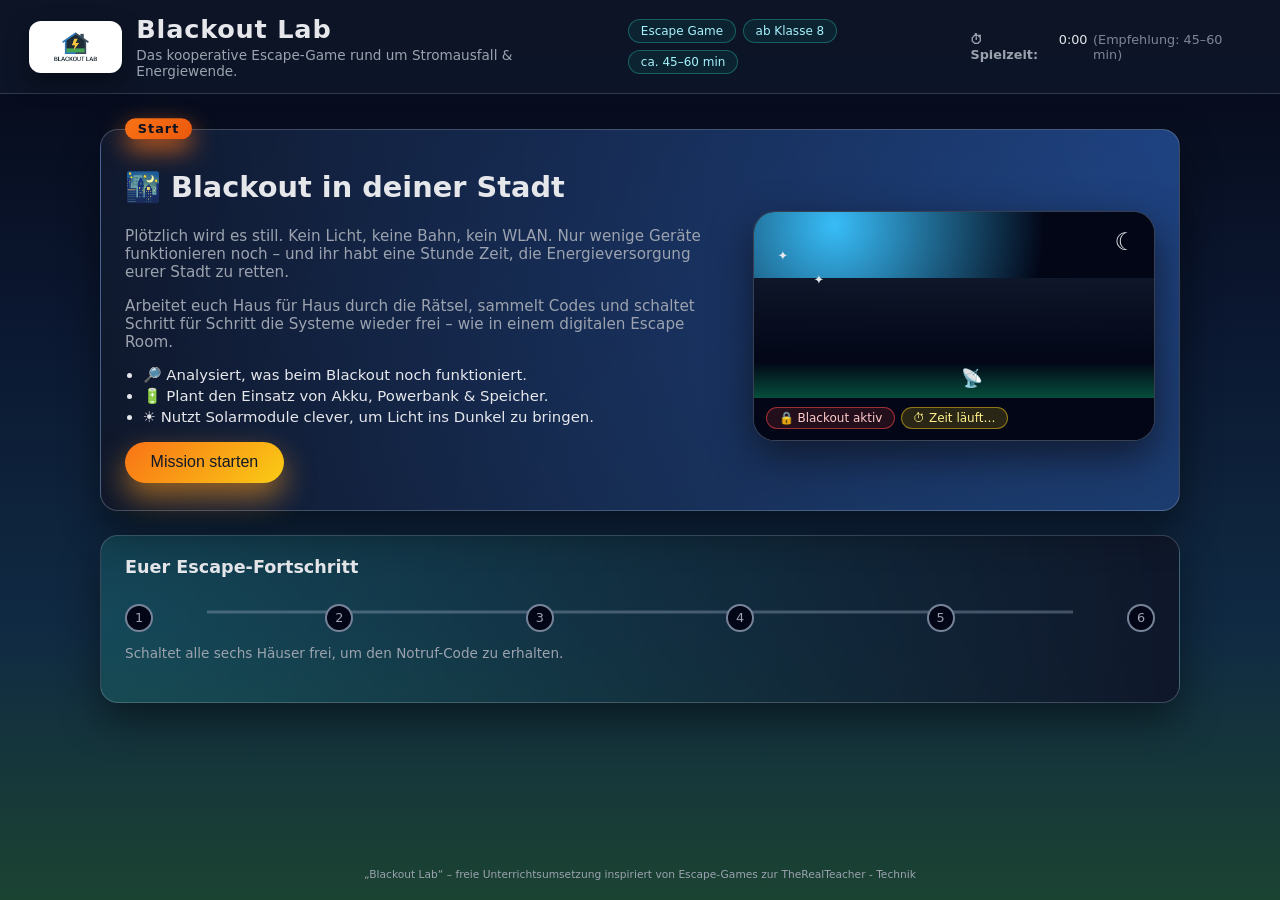
<file: index.html>
<!doctype html>
<html lang="de">
<head>
  <meta charset="utf-8">
  <title>Blackout Lab</title>
  <meta name="description" content="Blackout Lab – kooperatives Browser-Escape-Game zur Energiewende für den Unterricht ab Klasse 8.">
  <meta name="viewport" content="width=device-width, initial-scale=1">
  <link rel="stylesheet" href="css/styles.css">
</head>
<body>
  <header class="app-header">
    <div class="brand">
      <img src="assets/logo.png" alt="Logo des Online-Escape-Games Blackout Lab" class="logo">
      <div class="title-block">
        <h1>Blackout Lab</h1>
        <p>Das kooperative Escape-Game rund um Stromausfall & Energiewende.</p>
      </div>
    </div>
    <nav class="top-nav">
      <span class="nav-pill">Escape Game</span>
      <span class="nav-pill">ab Klasse 8</span>
      <span class="nav-pill">ca. 45–60 min</span>
    </nav>
    <div class="time-info" aria-label="Spielzeit">
      <span class="time-label">⏱ Spielzeit:</span>
      <span id="time-display" class="time-value">0:00</span>
      <span class="time-hint">(Empfehlung: 45–60 min)</span>
    </div>
  </header>

  <main id="app">
    <section id="intro" class="card card-house intro-card">
      <div class="house-header">
        <span class="house-number">Start</span>
      </div>
      <div class="card-content intro-layout">
        <div class="intro-text">
          <h2>🌃 Blackout in deiner Stadt</h2>
          <p>
            Plötzlich wird es still. Kein Licht, keine Bahn, kein WLAN. Nur wenige Geräte
            funktionieren noch – und ihr habt eine Stunde Zeit, die Energieversorgung
            eurer Stadt zu retten.
          </p>
          <p>
            Arbeitet euch Haus für Haus durch die Rätsel, sammelt Codes und schaltet
            Schritt für Schritt die Systeme wieder frei – wie in einem digitalen
            Escape Room.
          </p>
          <ul class="intro-list">
            <li>🔎 Analysiert, was beim Blackout noch funktioniert.</li>
            <li>🔋 Plant den Einsatz von Akku, Powerbank & Speicher.</li>
            <li>☀️ Nutzt Solarmodule clever, um Licht ins Dunkel zu bringen.</li>
          </ul>
          <button id="btn-start" class="btn primary btn-large">Mission starten</button>
        </div>
        <div class="intro-visual">
          <div class="city-card">
            <div class="city-sky">
              <span class="city-moon">☾</span>
              <span class="city-star">✦</span>
              <span class="city-star">✦</span>
            </div>
            <div class="city-buildings">
              <div class="building building-dark"></div>
              <div class="building building-signal"></div>
              <div class="building building-lit"></div>
            </div>
            <div class="city-status">
              <span class="status-chip status-danger">🔒 Blackout aktiv</span>
              <span class="status-chip status-warning">⏱ Zeit läuft…</span>
            </div>
          </div>
        </div>
      </div>
    </section>

    <section class="card progress-card">
      <h2 class="progress-title">Euer Escape-Fortschritt</h2>
      <div id="progress-bar" class="progress-bar">
        <div class="progress-line"></div>
        <div class="progress-steps" role="list" aria-label="Spielfortschritt">
          <div class="progress-step" role="listitem" aria-label="Haus 1" data-step="1">1</div>
          <div class="progress-step" role="listitem" aria-label="Haus 2" data-step="2">2</div>
          <div class="progress-step" role="listitem" aria-label="Haus 3" data-step="3">3</div>
          <div class="progress-step" role="listitem" aria-label="Haus 4" data-step="4">4</div>
          <div class="progress-step" role="listitem" aria-label="Haus 5" data-step="5">5</div>
          <div class="progress-step" role="listitem" aria-label="Haus 6" data-step="6">6</div>
        </div>
      </div>
      <p class="progress-hint">Schaltet alle sechs H&auml;user frei, um den Notruf-Code zu erhalten.</p>
    </section>

    <section id="level-container"></section>

    <section id="outro" class="card card-house hidden outro-card">
      <div class="house-header">
        <span class="house-number">✅</span>
      </div>
      <div class="card-content">
        <h2>Ihr habt den Blackout beendet! 🎉</h2>
        <p id="outro-text">
          Ihr habt alle Rätsel gelöst und den Strom in eurer Stadt wiederhergestellt.
        </p>
        <div class="outro-badges">
          <span class="badge">🧠 Energiewende-Expert:innen</span>
          <span class="badge">🤝 Teamwork geschafft</span>
          <span class="badge">🔐 Escape-Code geknackt</span>
        </div>
        <button id="btn-restart" class="btn">Noch einmal spielen</button>
      </div>
    </section>
  </main>

  <footer class="app-footer">
    <small>
      „Blackout Lab“ – freie Unterrichtsumsetzung inspiriert von Escape-Games zur TheRealTeacher - Technik
    </small>
  </footer>

  <script src="js/game.js"></script>
</body>
</html>
</file>
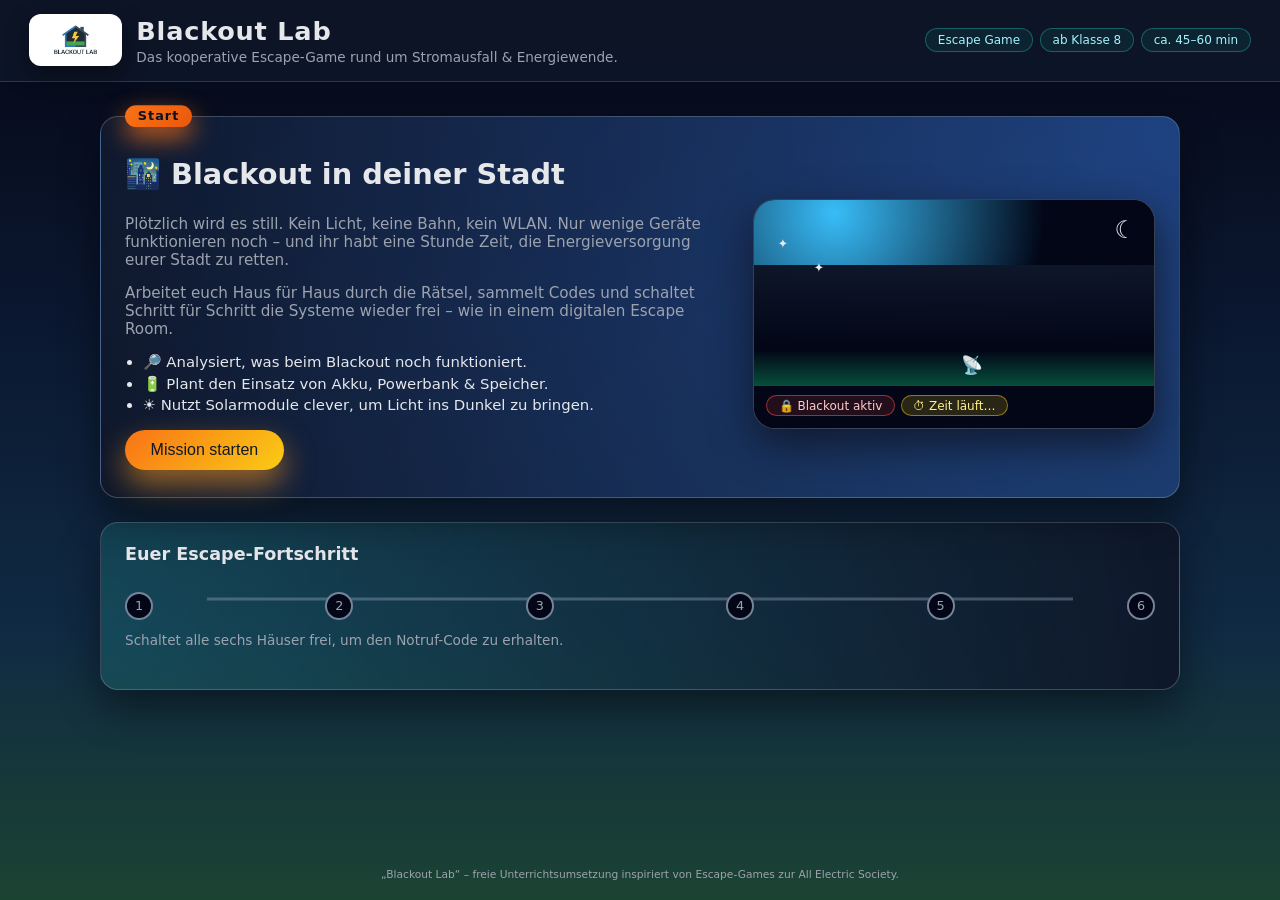
<file: index (1).html>
<!doctype html>
<html lang="de">
<head>
  <meta charset="utf-8">
  <title>Blackout Lab</title>
  <meta name="viewport" content="width=device-width, initial-scale=1">
  <link rel="stylesheet" href="css/styles.css">
</head>
<body>
  <header class="app-header">
    <div class="brand">
      <img src="assets/logo.png" alt="Blackout Lab Logo" class="logo">
      <div class="title-block">
        <h1>Blackout Lab</h1>
        <p>Das kooperative Escape-Game rund um Stromausfall & Energiewende.</p>
      </div>
    </div>
    <nav class="top-nav">
      <span class="nav-pill">Escape Game</span>
      <span class="nav-pill">ab Klasse 8</span>
      <span class="nav-pill">ca. 45–60 min</span>
    </nav>
  </header>

  <main id="app">
    <section id="intro" class="card card-house intro-card">
      <div class="house-header">
        <span class="house-number">Start</span>
      </div>
      <div class="card-content intro-layout">
        <div class="intro-text">
          <h2>🌃 Blackout in deiner Stadt</h2>
          <p>
            Plötzlich wird es still. Kein Licht, keine Bahn, kein WLAN. Nur wenige Geräte
            funktionieren noch – und ihr habt eine Stunde Zeit, die Energieversorgung
            eurer Stadt zu retten.
          </p>
          <p>
            Arbeitet euch Haus für Haus durch die Rätsel, sammelt Codes und schaltet
            Schritt für Schritt die Systeme wieder frei – wie in einem digitalen
            Escape Room.
          </p>
          <ul class="intro-list">
            <li>🔎 Analysiert, was beim Blackout noch funktioniert.</li>
            <li>🔋 Plant den Einsatz von Akku, Powerbank & Speicher.</li>
            <li>☀️ Nutzt Solarmodule clever, um Licht ins Dunkel zu bringen.</li>
          </ul>
          <button id="btn-start" class="btn primary btn-large">Mission starten</button>
        </div>
        <div class="intro-visual">
          <div class="city-card">
            <div class="city-sky">
              <span class="city-moon">☾</span>
              <span class="city-star">✦</span>
              <span class="city-star">✦</span>
            </div>
            <div class="city-buildings">
              <div class="building building-dark"></div>
              <div class="building building-signal"></div>
              <div class="building building-lit"></div>
            </div>
            <div class="city-status">
              <span class="status-chip status-danger">🔒 Blackout aktiv</span>
              <span class="status-chip status-warning">⏱ Zeit läuft…</span>
            </div>
          </div>
        </div>
      </div>
    </section>

    <section class="card progress-card">
      <h2 class="progress-title">Euer Escape-Fortschritt</h2>
      <div id="progress-bar" class="progress-bar">
        <div class="progress-line"></div>
        <div class="progress-steps">
          <div class="progress-step" data-step="1">1</div>
          <div class="progress-step" data-step="2">2</div>
          <div class="progress-step" data-step="3">3</div>
          <div class="progress-step" data-step="4">4</div>
          <div class="progress-step" data-step="5">5</div>
          <div class="progress-step" data-step="6">6</div>
        </div>
      </div>
      <p class="progress-hint">Schaltet alle sechs H&auml;user frei, um den Notruf-Code zu erhalten.</p>
    </section>

    <section id="level-container"></section>

    <section id="outro" class="card card-house hidden outro-card">
      <div class="house-header">
        <span class="house-number">✅</span>
      </div>
      <div class="card-content">
        <h2>Ihr habt den Blackout beendet! 🎉</h2>
        <p id="outro-text">
          Ihr habt alle Rätsel gelöst und den Strom in eurer Stadt wiederhergestellt.
        </p>
        <div class="outro-badges">
          <span class="badge">🧠 Energiewende-Expert:innen</span>
          <span class="badge">🤝 Teamwork geschafft</span>
          <span class="badge">🔐 Escape-Code geknackt</span>
        </div>
        <button id="btn-restart" class="btn">Noch einmal spielen</button>
      </div>
    </section>
  </main>

  <footer class="app-footer">
    <small>
      „Blackout Lab“ – freie Unterrichtsumsetzung inspiriert von Escape-Games zur All Electric Society.
    </small>
  </footer>

  <script src="js/game.js"></script>
</body>
</html>
</file>
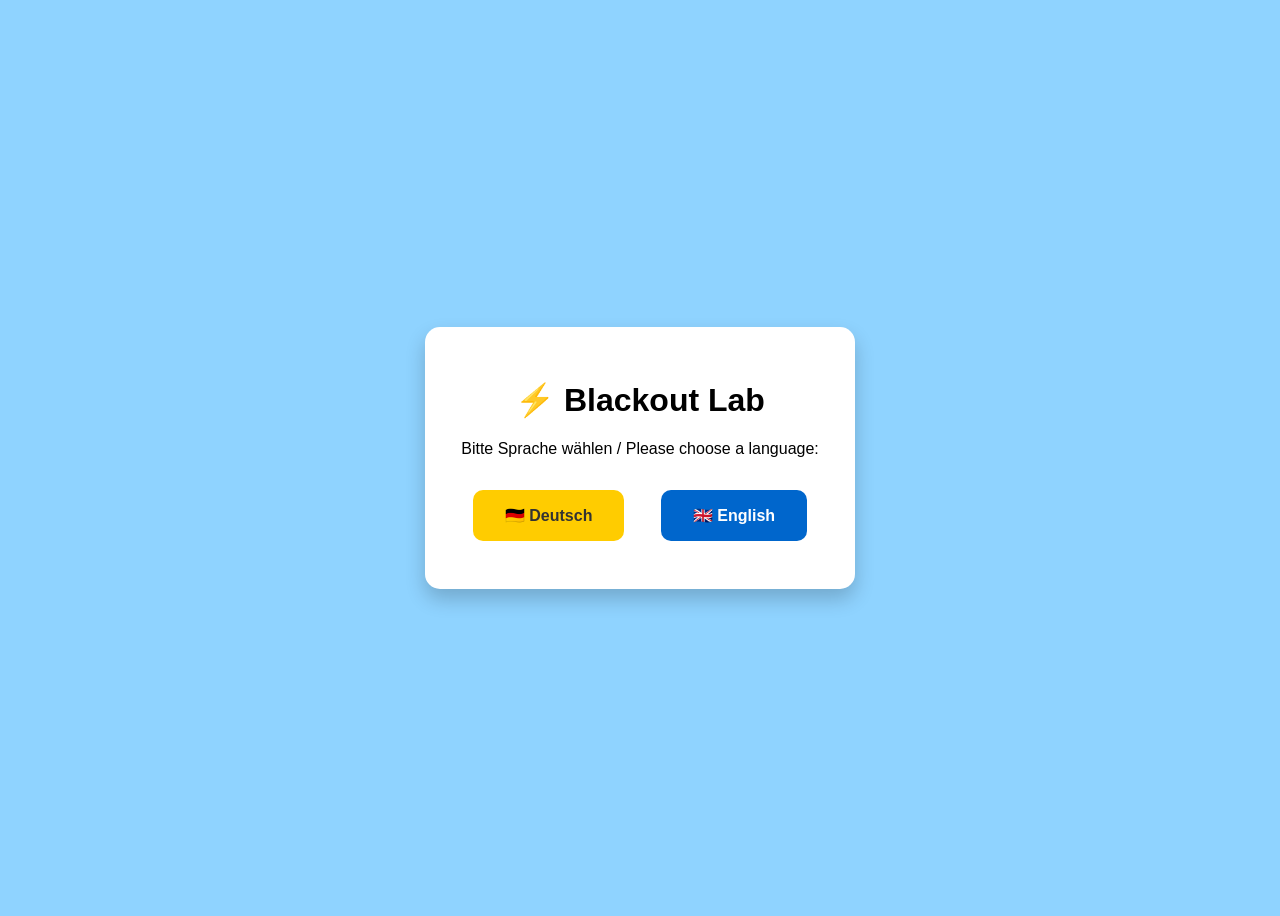
<file: index_landingpage.html>
<!doctype html>
<html lang="de">
<head>
  <meta charset="utf-8">
  <title>Blackout Lab - Start</title>
  <style>
    body { font-family: sans-serif; display: flex; flex-direction: column; align-items: center; justify-content: center; height: 100vh; background: #8fd3ff; text-align: center; }
    .card { background: white; padding: 2rem; border-radius: 15px; box-shadow: 0 10px 20px rgba(0,0,0,0.2); }
    .btn { display: inline-block; padding: 1rem 2rem; margin: 1rem; border-radius: 10px; text-decoration: none; font-weight: bold; color: white; }
    .de { background: #ffcc00; color: #333; }
    .en { background: #0066cc; }
  </style>
</head>
<body>
  <div class="card">
    <h1>⚡ Blackout Lab</h1>
    <p>Bitte Sprache wählen / Please choose a language:</p>
    <a href="de/index.html" class="btn de">🇩🇪 Deutsch</a>
    <a href="en/index.html" class="btn en">🇬🇧 English</a>
  </div>
</body>
</html>
</file>
<file: css/styles.css>
:root {
  --bg-sky: #050816;
  --bg-sky-grad: linear-gradient(180deg, #050816 0%, #0b1730 35%, #102a43 70%, #1b4332 100%);
  --bg-grass: #1b4332;
  --house-border: #1f2937;
  --house-roof: #111827;
  --accent: #f59e0b;
  --accent-soft: rgba(245, 158, 11, 0.18);
  --accent-dark: #d97706;
  --text-main: #e5e7eb;
  --text-muted: #9ca3af;
  --card-width: min(1080px, 100%);
  --shadow-soft: 0 18px 40px rgba(0,0,0,0.45);
  --radius: 18px;
  --font: system-ui, -apple-system, BlinkMacSystemFont, 'Segoe UI', sans-serif;
}

*, *::before, *::after {
  box-sizing: border-box;
}

body {
  margin: 0;
  font-family: var(--font);
  color: var(--text-main);
  background: var(--bg-sky-grad);
  min-height: 100vh;
  display: flex;
  flex-direction: column;
}

.app-header {
  display: flex;
  justify-content: space-between;
  align-items: center;
  gap: 1.5rem;
  padding: 0.9rem 1.8rem;
  backdrop-filter: blur(14px);
  background: rgba(15, 23, 42, 0.85);
  border-bottom: 1px solid rgba(148, 163, 184, 0.25);
  position: sticky;
  top: 0;
  z-index: 20;
}

.brand {
  display: flex;
  align-items: center;
  gap: 0.9rem;
}

.logo {
  height: 52px;
  width: auto;
  border-radius: 12px;
  box-shadow: 0 10px 25px rgba(0,0,0,0.4);
}

.title-block h1 {
  margin: 0;
  font-size: 1.6rem;
  letter-spacing: 0.03em;
}

.title-block p {
  margin: 0.15rem 0 0;
  color: var(--text-muted);
  font-size: 0.85rem;
}

.top-nav {
  display: flex;
  flex-wrap: wrap;
  gap: 0.4rem;
}

.nav-pill {
  border-radius: 999px;
  padding: 0.25rem 0.75rem;
  font-size: 0.75rem;
  background: rgba(15, 118, 110, 0.16);
  border: 1px solid rgba(45, 212, 191, 0.35);
  color: #a5f3fc;
}

#app {
  flex: 1;
  display: flex;
  flex-direction: column;
  align-items: center;
  padding: 1.4rem 0.8rem 2.2rem;
}

.card {
  background: radial-gradient(circle at top left, rgba(59, 130, 246, 0.3), rgba(15, 23, 42, 0.96));
  border-radius: var(--radius);
  box-shadow: var(--shadow-soft);
  padding: 1.3rem 1.5rem 1.7rem;
  margin: 0.75rem 0;
  width: var(--card-width);
  border: 1px solid rgba(148, 163, 184, 0.35);
}

.card-house {
  position: relative;
  padding-top: 2.5rem;
}

.house-header {
  position: absolute;
  top: 0;
  left: 1.5rem;
  transform: translateY(-55%);
  background: linear-gradient(135deg, #f97316, #ea580c);
  padding: 0.2rem 0.8rem;
  border-radius: 999px;
  color: #0b1120;
  font-weight: 700;
  font-size: 0.8rem;
  box-shadow: 0 10px 25px rgba(248, 113, 22, 0.8);
}

.house-number {
  letter-spacing: 0.08em;
}

.card-content h2 {
  margin-top: 0;
}

.intro-card {
  background: radial-gradient(circle at top right, rgba(59, 130, 246, 0.45), rgba(15, 23, 42, 0.98));
}

.intro-layout {
  display: grid;
  grid-template-columns: minmax(0, 3fr) minmax(0, 2fr);
  gap: 1.5rem;
  align-items: center;
}

.intro-text h2 {
  font-size: 1.8rem;
}

.intro-text p {
  color: var(--text-muted);
  font-size: 0.95rem;
}

.intro-list {
  padding-left: 1.1rem;
  margin: 0.6rem 0 0.4rem;
  color: var(--text-main);
  font-size: 0.93rem;
}

.intro-list li + li {
  margin-top: 0.2rem;
}

.city-card {
  border-radius: 22px;
  overflow: hidden;
  background: radial-gradient(circle at top, #0f172a, #020617);
  border: 1px solid rgba(148, 163, 184, 0.35);
  box-shadow: 0 16px 40px rgba(15, 23, 42, 0.9);
  display: flex;
  flex-direction: column;
  min-height: 230px;
}

.city-sky {
  flex: 2;
  background: radial-gradient(circle at 20% 20%, #38bdf8, #020617 65%);
  position: relative;
}

.city-moon {
  position: absolute;
  top: 16px;
  right: 18px;
  font-size: 1.5rem;
}

.city-star {
  position: absolute;
  top: 36px;
  left: 24px;
  font-size: 0.8rem;
  color: #e5e7eb;
}

.city-star:nth-of-type(2) {
  top: 60px;
  left: 60px;
}

.city-buildings {
  flex: 3;
  display: flex;
  align-items: flex-end;
  justify-content: space-around;
  padding: 0.6rem 0.9rem 0.8rem;
  background: linear-gradient(180deg, rgba(15, 23, 42, 0.9), #020617 70%, #064e3b 100%);
}

.building {
  border-radius: 6px 6px 3px 3px;
  width: 18%;
  background: linear-gradient(180deg, #1f2937, #020617);
  position: relative;
}

.building::before {
  content: "";
  position: absolute;
  inset: 16% 18%;
  border-radius: 3px;
  background-image:
    radial-gradient(circle at 15% 15%, rgba(248, 250, 252, 0.2) 0, transparent 45%),
    radial-gradient(circle at 70% 40%, rgba(248, 250, 252, 0.12) 0, transparent 50%);
}

.building-dark::before {
  opacity: 0.15;
}

.building-signal::after {
  content: "📡";
  position: absolute;
  top: -18px;
  right: 4px;
  font-size: 1.1rem;
}

.building-lit::before {
  background-image:
    radial-gradient(circle at 18% 20%, rgba(250, 204, 21, 0.8) 0, transparent 55%),
    radial-gradient(circle at 70% 70%, rgba(250, 204, 21, 0.7) 0, transparent 55%);
}

.city-status {
  padding: 0.55rem 0.8rem 0.7rem;
  display: flex;
  gap: 0.4rem;
  flex-wrap: wrap;
  background: #020617;
}

.status-chip {
  border-radius: 999px;
  padding: 0.18rem 0.7rem;
  font-size: 0.75rem;
}

.status-danger {
  background: rgba(239, 68, 68, 0.14);
  color: #fecaca;
  border: 1px solid rgba(239, 68, 68, 0.6);
}

.status-warning {
  background: rgba(250, 204, 21, 0.16);
  color: #fef08a;
  border: 1px solid rgba(250, 204, 21, 0.5);
}

.progress-card {
  background: radial-gradient(circle at left, rgba(45, 212, 191, 0.18), rgba(15, 23, 42, 0.98));
}

.progress-title {
  margin-top: 0;
  font-size: 1.1rem;
}

.progress-bar {
  position: relative;
  margin-top: 0.7rem;
  padding-top: 0.8rem;
}

.progress-line {
  position: absolute;
  top: 50%;
  left: 8%;
  right: 8%;
  height: 3px;
  background: rgba(148, 163, 184, 0.4);
  transform: translateY(-50%);
}

.progress-steps {
  display: flex;
  justify-content: space-between;
  position: relative;
  z-index: 1;
}

.progress-step {
  width: 28px;
  height: 28px;
  border-radius: 999px;
  display: flex;
  align-items: center;
  justify-content: center;
  background: #020617;
  border: 2px solid rgba(148, 163, 184, 0.8);
  font-size: 0.8rem;
  color: var(--text-muted);
}

.progress-step.active {
  background: var(--accent);
  border-color: #fbbf24;
  color: #111827;
  box-shadow: 0 0 0 6px var(--accent-soft);
}

.progress-step.done {
  background: #22c55e;
  border-color: #4ade80;
  color: #022c22;
}

.progress-hint {
  margin-top: 0.8rem;
  font-size: 0.85rem;
  color: var(--text-muted);
}

.btn {
  border: none;
  border-radius: 999px;
  padding: 0.6rem 1.2rem;
  font-size: 0.95rem;
  cursor: pointer;
  background: rgba(148, 163, 184, 0.2);
  color: #f9fafb;
  margin-top: 0.6rem;
  transition: transform 0.08s ease-out, box-shadow 0.1s ease-out, background 0.1s;
}

.btn-large {
  padding: 0.7rem 1.6rem;
  font-size: 1rem;
}

.btn.primary {
  background: linear-gradient(135deg, #f97316, #facc15);
  color: #111827;
  box-shadow: 0 14px 30px rgba(248, 150, 30, 0.6);
}

.btn:hover {
  transform: translateY(-1px);
  box-shadow: 0 20px 40px rgba(15, 23, 42, 0.5);
}

.btn:active {
  transform: translateY(0px) scale(0.98);
  box-shadow: 0 6px 16px rgba(0,0,0,0.7);
}

.btn:disabled {
  opacity: 0.6;
  cursor: default;
  box-shadow: none;
}

.pill {
  display: inline-block;
  padding: 0.18rem 0.6rem;
  border-radius: 999px;
  background: rgba(15, 23, 42, 0.9);
  font-size: 0.82rem;
  margin-right: 0.25rem;
  border: 1px solid rgba(148, 163, 184, 0.5);
}

.grid {
  display: grid;
  gap: 0.7rem;
}

.grid-4 {
  grid-template-columns: repeat(auto-fit, minmax(140px, 1fr));
}

.option-card {
  border: 1px solid rgba(148, 163, 184, 0.5);
  border-radius: 14px;
  padding: 0.7rem 0.8rem;
  cursor: pointer;
  background: radial-gradient(circle at top, rgba(31, 41, 55, 0.9), rgba(15, 23, 42, 0.95));
  min-height: 80px;
  display: flex;
  flex-direction: column;
  justify-content: space-between;
  transition: border-color 0.12s, box-shadow 0.12s, transform 0.08s;
}

.option-card:focus {
  outline: 2px solid var(--accent);
  outline-offset: 2px;
}

.option-card:hover {
  transform: translateY(-1px);
  box-shadow: 0 14px 28px rgba(15, 23, 42, 0.7);
}

.option-card.selected {
  border-color: var(--accent);
  box-shadow: 0 0 0 2px var(--accent-soft), 0 14px 32px rgba(248, 150, 30, 0.7);
}

.option-title {
  font-weight: 600;
  margin-bottom: 0.25rem;
}

.option-desc {
  font-size: 0.82rem;
  color: var(--text-muted);
}

.feedback {
  margin-top: 0.7rem;
  font-weight: 600;
  font-size: 0.92rem;
}

.feedback.ok {
  color: #4ade80;
}

.feedback.error {
  color: #fca5a5;
}

.hidden {
  display: none !important;
}

.number-grid {
  display: grid;
  grid-template-columns: repeat(10, 1fr);
  gap: 2px;
  margin-top: 0.9rem;
}

.number-cell {
  border: 1px solid rgba(148, 163, 184, 0.4);
  padding: 0.3rem 0;
  text-align: center;
  font-size: 0.9rem;
  cursor: pointer;
  user-select: none;
  background: rgba(15, 23, 42, 0.9);
  color: var(--text-main);
  min-width: 26px;
}

.number-cell.marked {
  background: #fbbf24;
  color: #1f2937;
}

.outro-badges {
  display: flex;
  flex-wrap: wrap;
  gap: 0.4rem;
  margin: 0.8rem 0 0.3rem;
}

.badge {
  border-radius: 999px;
  border: 1px solid rgba(148, 163, 184, 0.7);
  padding: 0.2rem 0.7rem;
  font-size: 0.82rem;
  background: rgba(15, 23, 42, 0.9);
}

.app-footer {
  padding: 0.7rem 1.5rem 1.2rem;
  background: transparent;
  font-size: 0.8rem;
  color: var(--text-muted);
  text-align: center;
}

@media (max-width: 768px) {
  .app-header {
    flex-direction: column;
    align-items: flex-start;
  }

  .intro-layout {
    grid-template-columns: minmax(0, 1fr);
  }

  .house-header {
    left: 1.1rem;
  }
}

.time-info {
  display: flex;
  align-items: baseline;
  gap: 0.35rem;
  color: var(--text-muted);
  font-size: 0.8rem;
}

.time-label {
  font-weight: 600;
}

.time-value {
  font-variant-numeric: tabular-nums;
  color: #e5e7eb;
}

.time-hint {
  opacity: 0.8;
}

.quiz-inputs {
  margin-top: 0.5rem;
  display: flex;
  flex-wrap: wrap;
  gap: 0.5rem;
}

.quiz-input {
  padding: 0.35rem 0.6rem;
  border-radius: 8px;
  border: 1px solid rgba(148, 163, 184, 0.5);
  background: rgba(15, 23, 42, 0.9);
  color: var(--text-main);
  font-size: 0.95rem;
  width: 8rem;
}

.quiz-input:focus {
  outline: 2px solid var(--accent);
  outline-offset: 2px;
  border-color: var(--accent);
}
</file>
